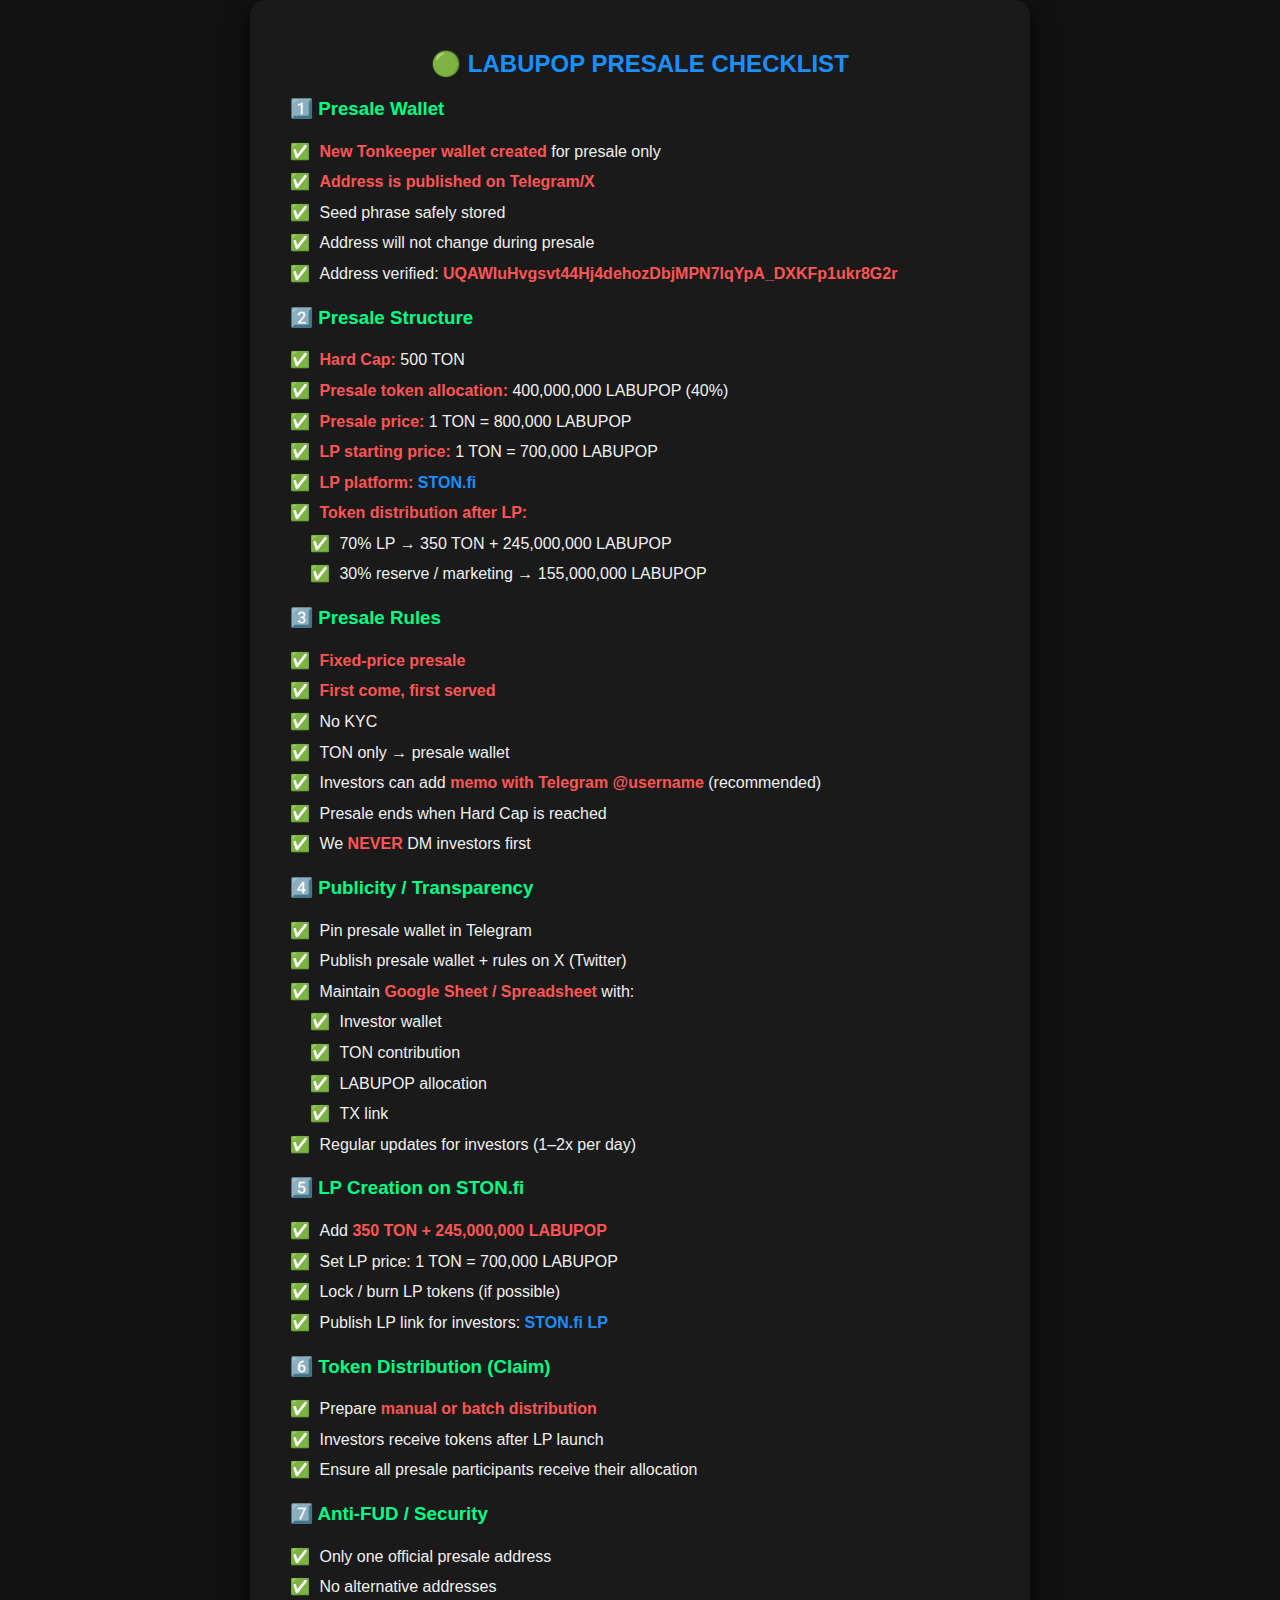
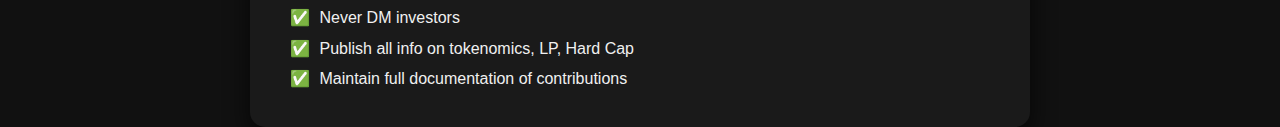
<file: checklist1.html>
<!DOCTYPE html>
<html lang="en">

<head>
    <meta charset="UTF-8">
    <title>LABUPOP Presale Checklist</title>
    <style>
        body {
            font-family: Arial, sans-serif;
            background-color: #111111;
            /* tumšais fonā */
            display: flex;
            justify-content: center;
            align-items: center;
            min-height: 100vh;
            margin: 0;
            color: #f0f0f0;
            /* tumšajā fonā teksts gaišs */
        }

        .checklist-container {
            background-color: #1a1a1a;
            /* tumšāks konteiners */
            border-radius: 15px;
            box-shadow: 0 10px 25px rgba(0, 0, 0, 0.7);
            padding: 30px 40px;
            max-width: 700px;
            width: 90%;
            transition: all 0.3s ease;
        }

        h2 {
            color: #1a90ff;
            text-align: center;
        }

        h3 {
            color: #00ff88;
            margin-top: 20px;
        }

        p {
            line-height: 1.6;
            margin: 5px 0;
        }

        span.red-bold {
            color: #ff5555;
            font-weight: bold;
        }

        .check-item::before {
            content: "✅ ";
            margin-right: 5px;
        }

        /* Gradient hover efekts */
        .check-item:hover {
            background: linear-gradient(90deg, #2f5397, #22aaaa);
            border-radius: 8px;
            padding-left: 5px;
            transition: all 0.3s ease;
        }

        /* Clickable links style */
        .check-item a {
            color: #1a90ff;
            text-decoration: none;
            font-weight: bold;
        }

        .check-item a:hover {
            text-decoration: underline;
        }
    </style>
</head>

<body>

    <div class="checklist-container">
        <h2>🟢 LABUPOP PRESALE CHECKLIST</h2>

        <h3>1️⃣ Presale Wallet</h3>
        <p class="check-item"><span class="red-bold">New Tonkeeper wallet created</span> for presale only</p>
        <p class="check-item"><span class="red-bold">Address is published on Telegram/X</span></p>
        <p class="check-item">Seed phrase safely stored</p>
        <p class="check-item">Address will not change during presale</p>
        <p class="check-item">Address verified: <a
                href="https://tonkeeper.com/address/UQAWIuHvgsvt44Hj4dehozDbjMPN7lqYpA_DXKFp1ukr8G2r" target="_blank"
                rel="noopener noreferrer"><span
                    class="red-bold">UQAWIuHvgsvt44Hj4dehozDbjMPN7lqYpA_DXKFp1ukr8G2r</span></a></p>

        <h3>2️⃣ Presale Structure</h3>
        <p class="check-item"><span class="red-bold">Hard Cap:</span> 500 TON</p>
        <p class="check-item"><span class="red-bold">Presale token allocation:</span> 400,000,000 LABUPOP (40%)</p>
        <p class="check-item"><span class="red-bold">Presale price:</span> 1 TON = 800,000 LABUPOP</p>
        <p class="check-item"><span class="red-bold">LP starting price:</span> 1 TON = 700,000 LABUPOP</p>
        <p class="check-item"><span class="red-bold">LP platform:</span> <a href="https://ston.fi" target="_blank"
                rel="noopener noreferrer">STON.fi</a></p>
        <p class="check-item"><span class="red-bold">Token distribution after LP:</span></p>
        <p class="check-item" style="margin-left:20px;">70% LP → 350 TON + 245,000,000 LABUPOP</p>
        <p class="check-item" style="margin-left:20px;">30% reserve / marketing → 155,000,000 LABUPOP</p>

        <h3>3️⃣ Presale Rules</h3>
        <p class="check-item"><span class="red-bold">Fixed-price presale</span></p>
        <p class="check-item"><span class="red-bold">First come, first served</span></p>
        <p class="check-item">No KYC</p>
        <p class="check-item">TON only → presale wallet</p>
        <p class="check-item">Investors can add <span class="red-bold">memo with Telegram @username</span> (recommended)
        </p>
        <p class="check-item">Presale ends when Hard Cap is reached</p>
        <p class="check-item">We <span class="red-bold">NEVER</span> DM investors first</p>

        <h3>4️⃣ Publicity / Transparency</h3>
        <p class="check-item">Pin presale wallet in Telegram</p>
        <p class="check-item">Publish presale wallet + rules on X (Twitter)</p>
        <p class="check-item">Maintain <span class="red-bold">Google Sheet / Spreadsheet</span> with:</p>
        <p class="check-item" style="margin-left:20px;">Investor wallet</p>
        <p class="check-item" style="margin-left:20px;">TON contribution</p>
        <p class="check-item" style="margin-left:20px;">LABUPOP allocation</p>
        <p class="check-item" style="margin-left:20px;">TX link</p>
        <p class="check-item">Regular updates for investors (1–2x per day)</p>

        <h3>5️⃣ LP Creation on STON.fi</h3>
        <p class="check-item">Add <span class="red-bold">350 TON + 245,000,000 LABUPOP</span></p>
        <p class="check-item">Set LP price: 1 TON = 700,000 LABUPOP</p>
        <p class="check-item">Lock / burn LP tokens (if possible)</p>
        <p class="check-item">Publish LP link for investors: <a href="https://ston.fi/liquidity" target="_blank"
                rel="noopener noreferrer">STON.fi LP</a></p>

        <h3>6️⃣ Token Distribution (Claim)</h3>
        <p class="check-item">Prepare <span class="red-bold">manual or batch distribution</span></p>
        <p class="check-item">Investors receive tokens after LP launch</p>
        <p class="check-item">Ensure all presale participants receive their allocation</p>

        <h3>7️⃣ Anti-FUD / Security</h3>
        <p class="check-item">Only one official presale address</p>
        <p class="check-item">No alternative addresses</p>
        <p class="check-item">Never DM investors</p>
        <p class="check-item">Publish all info on tokenomics, LP, Hard Cap</p>
        <p class="check-item">Maintain full documentation of contributions</p>

    </div>

</body>

</html>
</file>
